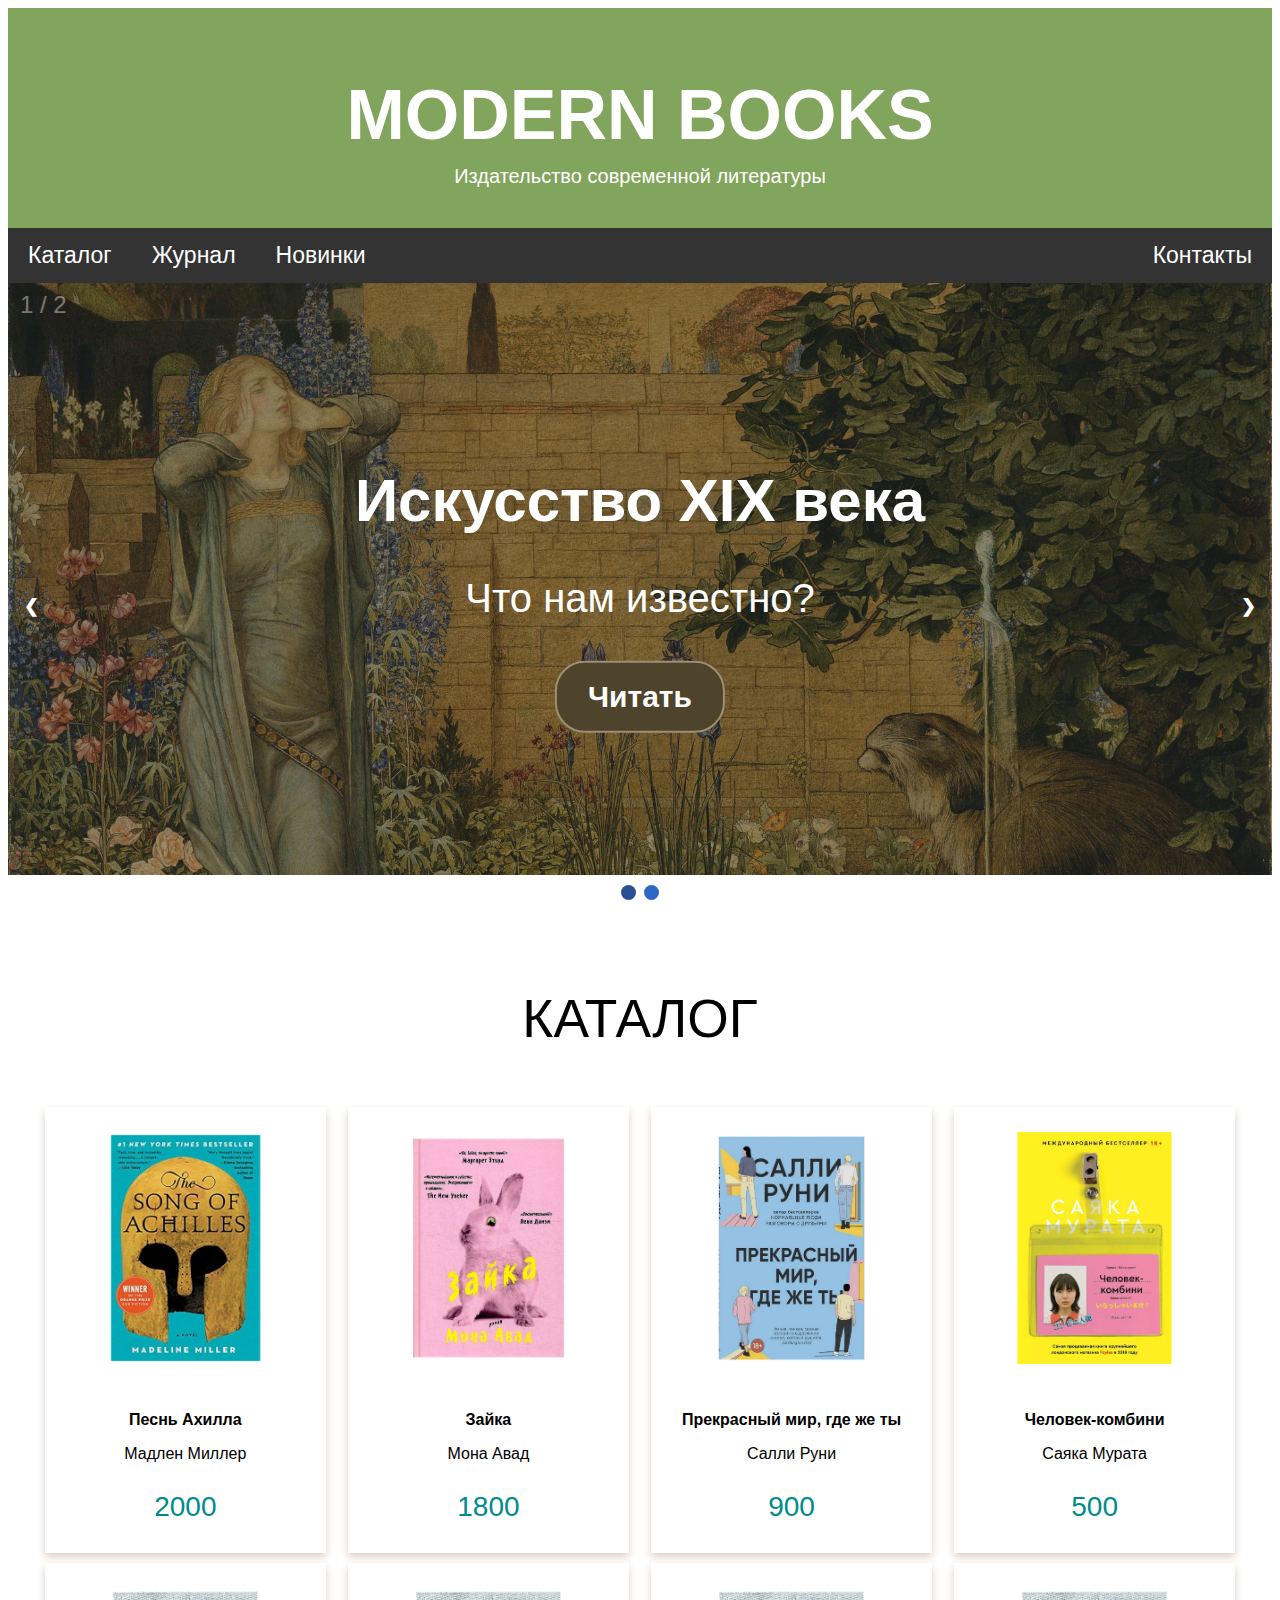
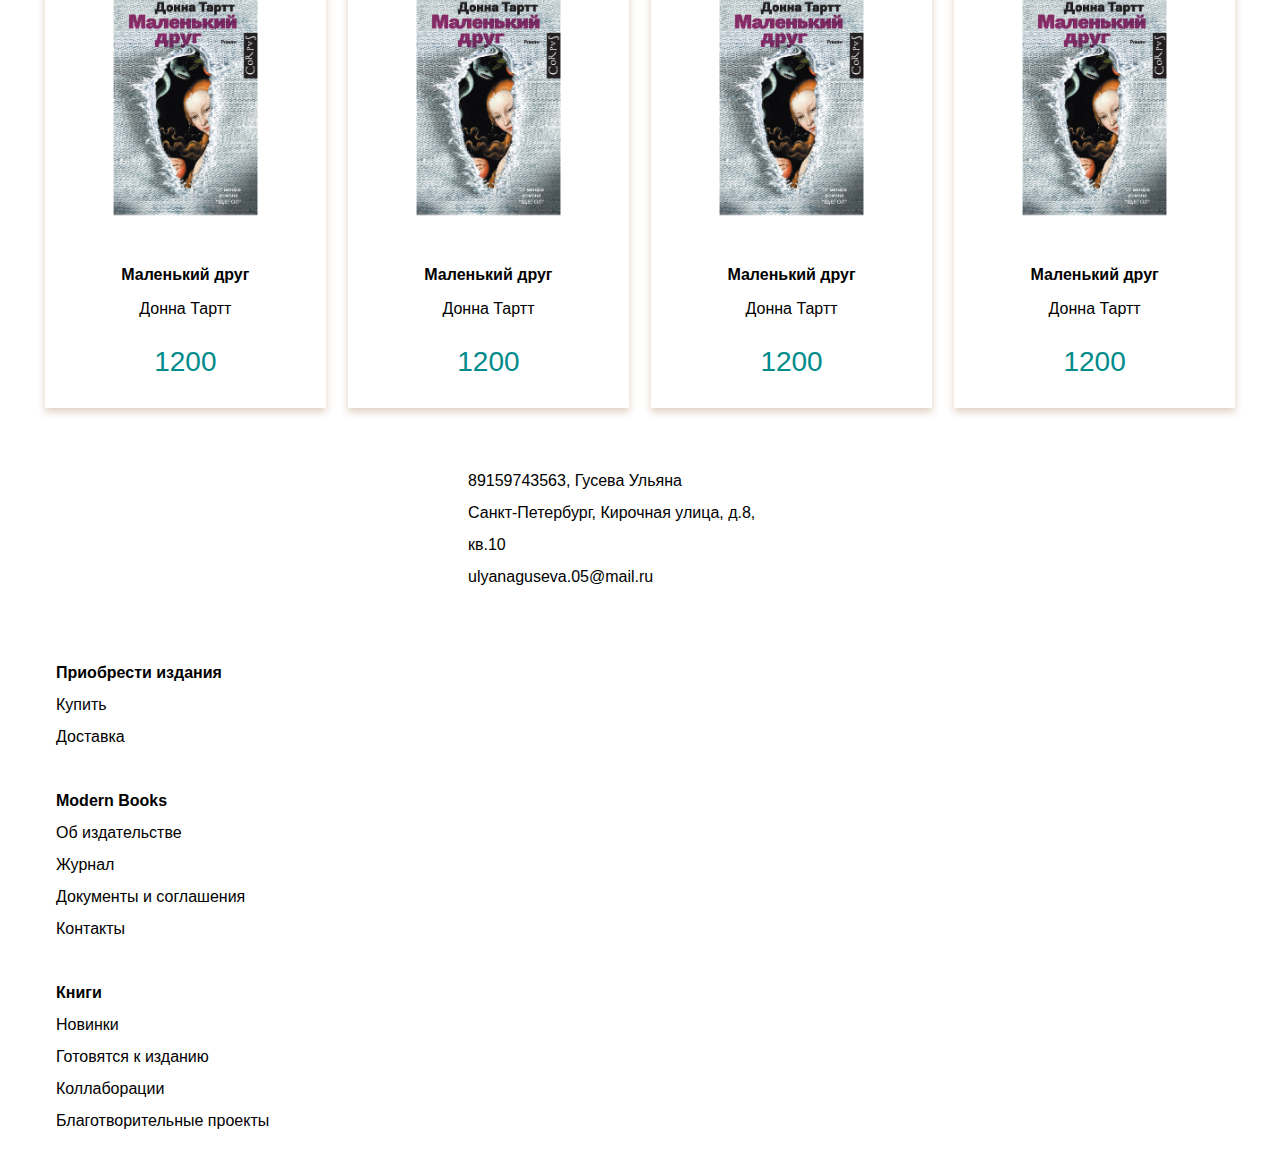
<file: index.htm>
<!DOCTYPE html>
<html lang="ru">
<head>
    <meta charset="UTF-8" />
    <meta name="viewport" content="width=device-width, initial-scale=1" />
    <title>Modern Books</title>
    <link rel="stylesheet" type="text/css" href="StyleSheet1.css">
    <link rel="stylesheet" type="text/css" href="styleFooter.css" />
</head>
<body>
    <header>
        <h1>MODERN BOOKS</h1>
        <p>Издательство современной литературы</p>
    </header>
    <nav>
        <a href="#">Каталог</a>
        <a href="#">Журнал</a>
        <a href="#">Новинки</a>
        <a href="#" class="right">Контакты</a>
    </nav>
    <div class="banner-container">
        <div class="mySlides fade">
            <div class="numberText"> 1 / 2</div>
            <img src="banner1.jpg" style="width:100%">
            <div class="text">
                <h1>Искусство XIX века</h1>
                <p>Что нам известно?</p>
                <form action="ArticleArt.htm" target="_blank">
                    <button class="myButton" style="cursor:pointer;"><h2>Читать</h2></button>
                </form>
            </div>
        </div>
        <div class="mySlides fade">
            <div class="numberText"> 2 / 2</div>
            <img src="banner2.jpg" style="width:100%">
            <div class="text">
                <h1>Авторы Средневековья</h1>
                <p>Так ли далеки от нас?</p>
                <form action="#" target="_blank">
                    <button class="myButton"><h2>Читать</h2></button>
                </form>
        </div>
        </div>
        <a class="prev" onclick="minusSlide()">&#10094;</a>
        <a class="next" onclick="plusSlide()">&#10095;</a>
    </div>
    <div style="text-align:center; padding: 10px 0">
        <span class="bullet" onclick="currentSlide(1)"></span>
        <span class="bullet" onclick="currentSlide(2)"></span>
    </div>
    <script src="java.js"></script>
    <div class="row">
        <article>
            <div class="nameCatalog">КАТАЛОГ</div>
            <div class="catalogue">
                <div class="card">
                    <a href="songOfAchilles.htm">
                        <img src="achilles.jpg" alt="dress" style="width: 100%" />
                        <div class="cardContainer">
                            <p><strong>Песнь Ахилла</strong></p>
                            <p>Мадлен Миллер</p>
                            <p class="price">2000</p>
                        </div>
                    </a>
                </div>
                <div class="card">
                    <img src="Zaika.jpg" alt="Zaika" style="width: 100%" />
                    <div class="cardContainer">
                        <p><strong>Зайка</strong></p>
                        <p>Мона Авад</p>
                        <p class="price">1800</p>
                    </div>
                </div>
                <div class="card">
                    <img src="BeautifulW.jpg" alt="Beautiful World" style="width: 100%" />
                    <div class="cardContainer">
                        <p><strong>Прекрасный мир, где же ты</strong></p>
                        <p>Салли Руни</p>
                        <p class="price">900</p>
                    </div>
                </div>
                <div class="card">
                    <img src="combiniW.jpg" alt="Combini" style="width: 100%" />
                    <div class="cardContainer">
                        <p><strong>Человек-комбини</strong></p>
                        <p>Саяка Мурата</p>
                        <p class="price">500</p>
                    </div>
                </div>
                <div class="card">
                    <img src="drug.jpg" alt="Combini" style="width: 100%" />
                    <div class="cardContainer">
                        <p><strong>Маленький друг</strong></p>
                        <p>Донна Тартт</p>
                        <p class="price">1200</p>
                    </div>
                </div>
                <div class="card">
                    <img src="drug.jpg" alt="Combini" style="width: 100%" />
                    <div class="cardContainer">
                        <p><strong>Маленький друг</strong></p>
                        <p>Донна Тартт</p>
                        <p class="price">1200</p>
                    </div>
                </div>
                <div class="card">
                    <img src="drug.jpg" alt="Combini" style="width: 100%" />
                    <div class="cardContainer">
                        <p><strong>Маленький друг</strong></p>
                        <p>Донна Тартт</p>
                        <p class="price">1200</p>
                    </div>
                </div>
                <div class="card">
                    <img src="drug.jpg" alt="Combini" style="width: 100%" />
                    <div class="cardContainer">
                        <p><strong>Маленький друг</strong></p>
                        <p>Донна Тартт</p>
                        <p class="price">1200</p>
                    </div>
                </div>
            </div>
        </article>
    </div>
    <footer>
        <div class="row">
            <div class="column" >
                <img src="logoW.png" width="30" />
            </div>
            <div class="column">
                <div>89159743563, Гусева Ульяна</div>
                <div>Санкт-Петербург, Кирочная улица, д.8, кв.10</div>
                <div>ulyanaguseva.05@mail.ru</div>
            </div>
        </div>
        <div class="column">
            <div><strong>Приобрести издания</strong></div>
            <div>Купить</div>
            <div>Доставка</div>
        </div>
        <div class="column">
            <div><strong>Modern Books</strong></div>
            <div>Об издательстве</div>
            <div>Журнал</div>
            <div>Документы и соглашения</div>
            <div>Контакты</div>
        </div>
        <div class="column">
            <div><strong>Книги</strong></div>
            <div>Новинки</div>
            <div>Готовятся к изданию</div>
            <div>Коллаборации</div>
            <div>Благотворительные проекты</div>
        </div>
    </footer>
</body>
</html>
</file>
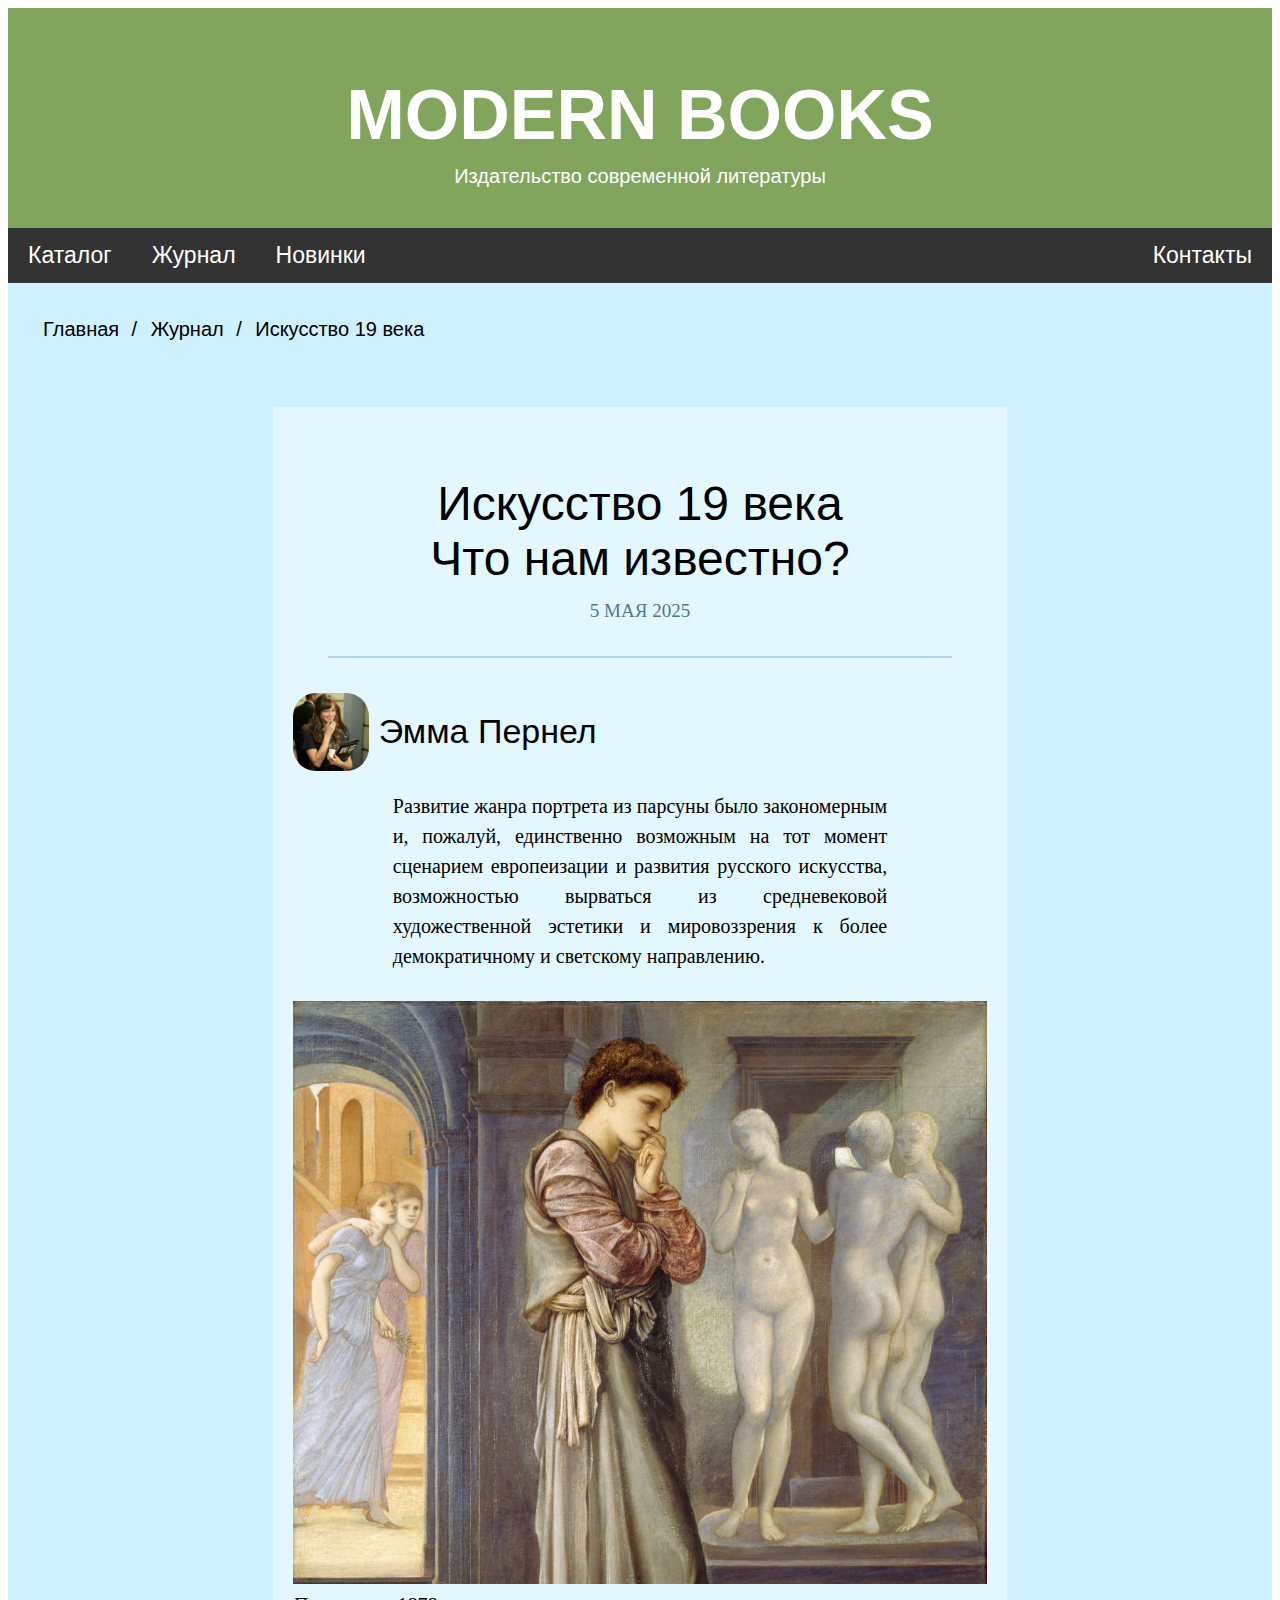
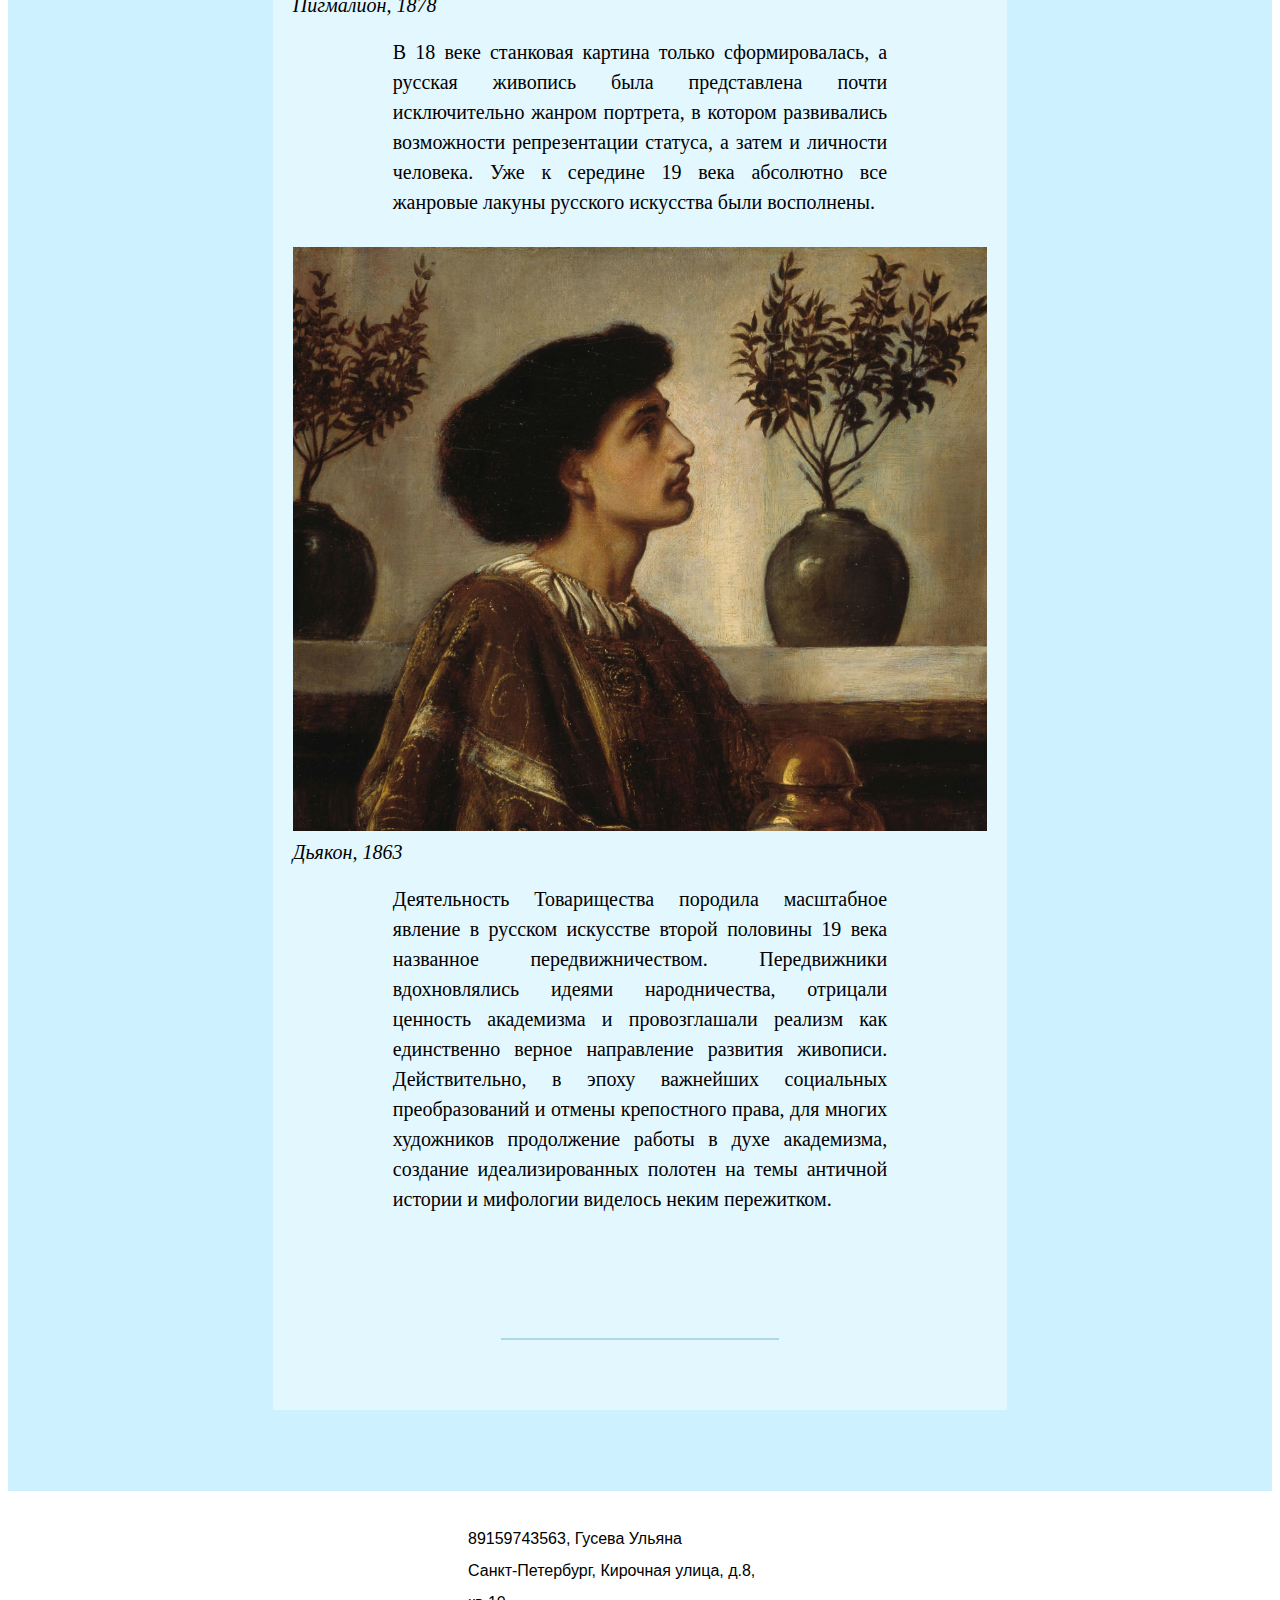
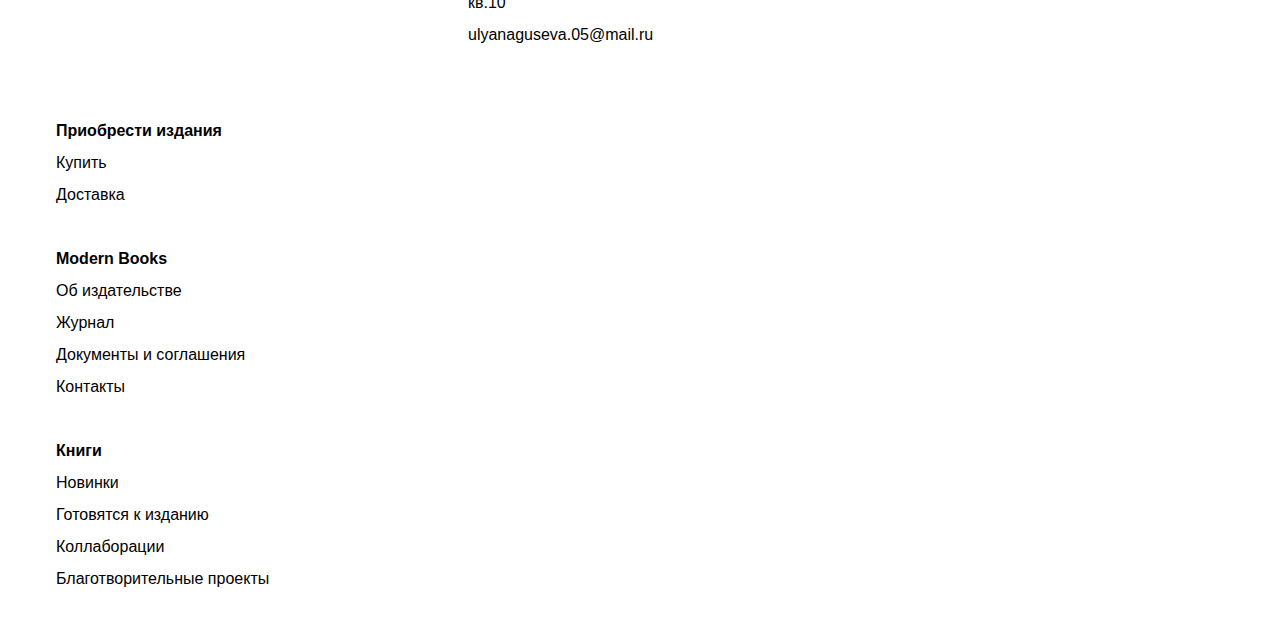
<file: ArticleArt.htm>
﻿<!DOCTYPE html>
<html lang="ru">
<head>
    <meta charset="UTF-8" />
    <meta name="viewport" content="width=device-width, initial-scale=1" />
    <title>Modern Books</title>

    <link rel="stylesheet" type="text/css" href="StyleSheet1.css" />
    <link rel="stylesheet" type="text/css" href="styleArticle.css" />
    <link rel="stylesheet" type="text/css" href="styleFooter.css" />

</head>
<body>
    <header>
        <h1>MODERN BOOKS</h1>
        <p>Издательство современной литературы</p>
    </header>

    <nav>
        <a href="#">Каталог</a>
        <a href="#">Журнал</a>
        <a href="#">Новинки</a>
        <a href="#" class="right">Контакты</a>
    </nav>

    <div class="row">

        <article>
            <ul class="menuSlash">
                <li><a href="MainPage.htm">Главная</a></li>
                <li><a href="#">Журнал</a></li>
                <li>Искусство 19 века</li>
            </ul>
            <div class="artContainer">
                <div class="artHeader">Искусство 19 века<br />Что нам известно?</div>
                <div class="artDate">5 МАЯ 2025</div>
                <div class="artLine"></div>
                <div class="row" style="align-items: center">
                    <img src="journalEmma.jpg" class="artPFP" />
                    <div class="artNameAuthor">Эмма Пернел</div>
                </div>
                <div class="artText">
                    Развитие жанра портрета из парсуны было закономерным и, пожалуй, единственно возможным
                    на тот момент сценарием европеизации и развития русского искусства, возможностью вырваться из средневековой
                    художественной эстетики и мировоззрения к более демократичному и светскому направлению.
                </div>
                <img src="Photo1.jpg" class="artPhoto" />
                <div class="artCaption">Пигмалион, 1878</div>
                <div class="artText">
                    В 18 веке станковая картина только сформировалась, а русская живопись была представлена почти
                    исключительно жанром портрета, в котором развивались возможности репрезентации статуса, а затем и личности
                    человека. Уже к середине 19 века абсолютно все жанровые лакуны русского искусства были восполнены.
                </div>
                <img src="Photo2.jpg" class="artPhoto" />
                <div class="artCaption">Дьякон, 1863</div>

                <div class="artText">
                    Деятельность Товарищества породила масштабное явление в русском искусстве
                    второй половины 19 века названное передвижничеством. Передвижники вдохновлялись
                    идеями народничества, отрицали ценность академизма и провозглашали реализм как
                    единственно верное направление развития живописи. Действительно, в эпоху важнейших
                    социальных преобразований и отмены крепостного права, для многих художников продолжение
                    работы в духе академизма, создание идеализированных полотен на темы античной истории и мифологии
                    виделось неким пережитком.
                </div>

                <div class="artLine" style=" margin: 15% 30% 50px 30%;"></div>

            </div>

        </article>
    </div>

    <footer>
        <div class="row">
            <div class="column">
                <img src="logoW.png" width="30" />

            </div>
            <div class="column">

                <div>89159743563, Гусева Ульяна</div>
                <div>Санкт-Петербург, Кирочная улица, д.8, кв.10</div>
                <div>ulyanaguseva.05@mail.ru</div>
            </div>
        </div>
        <div class="column">
            <div><strong>Приобрести издания</strong></div>
            <div>Купить</div>
            <div>Доставка</div>
        </div>
        <div class="column">
            <div><strong>Modern Books</strong></div>
            <div>Об издательстве</div>
            <div>Журнал</div>
            <div>Документы и соглашения</div>
            <div>Контакты</div>
        </div>
        <div class="column">
            <div><strong>Книги</strong></div>
            <div>Новинки</div>
            <div>Готовятся к изданию</div>
            <div>Коллаборации</div>
            <div>Благотворительные проекты</div>
        </div>
    </footer>

</body>
</html>
</file>
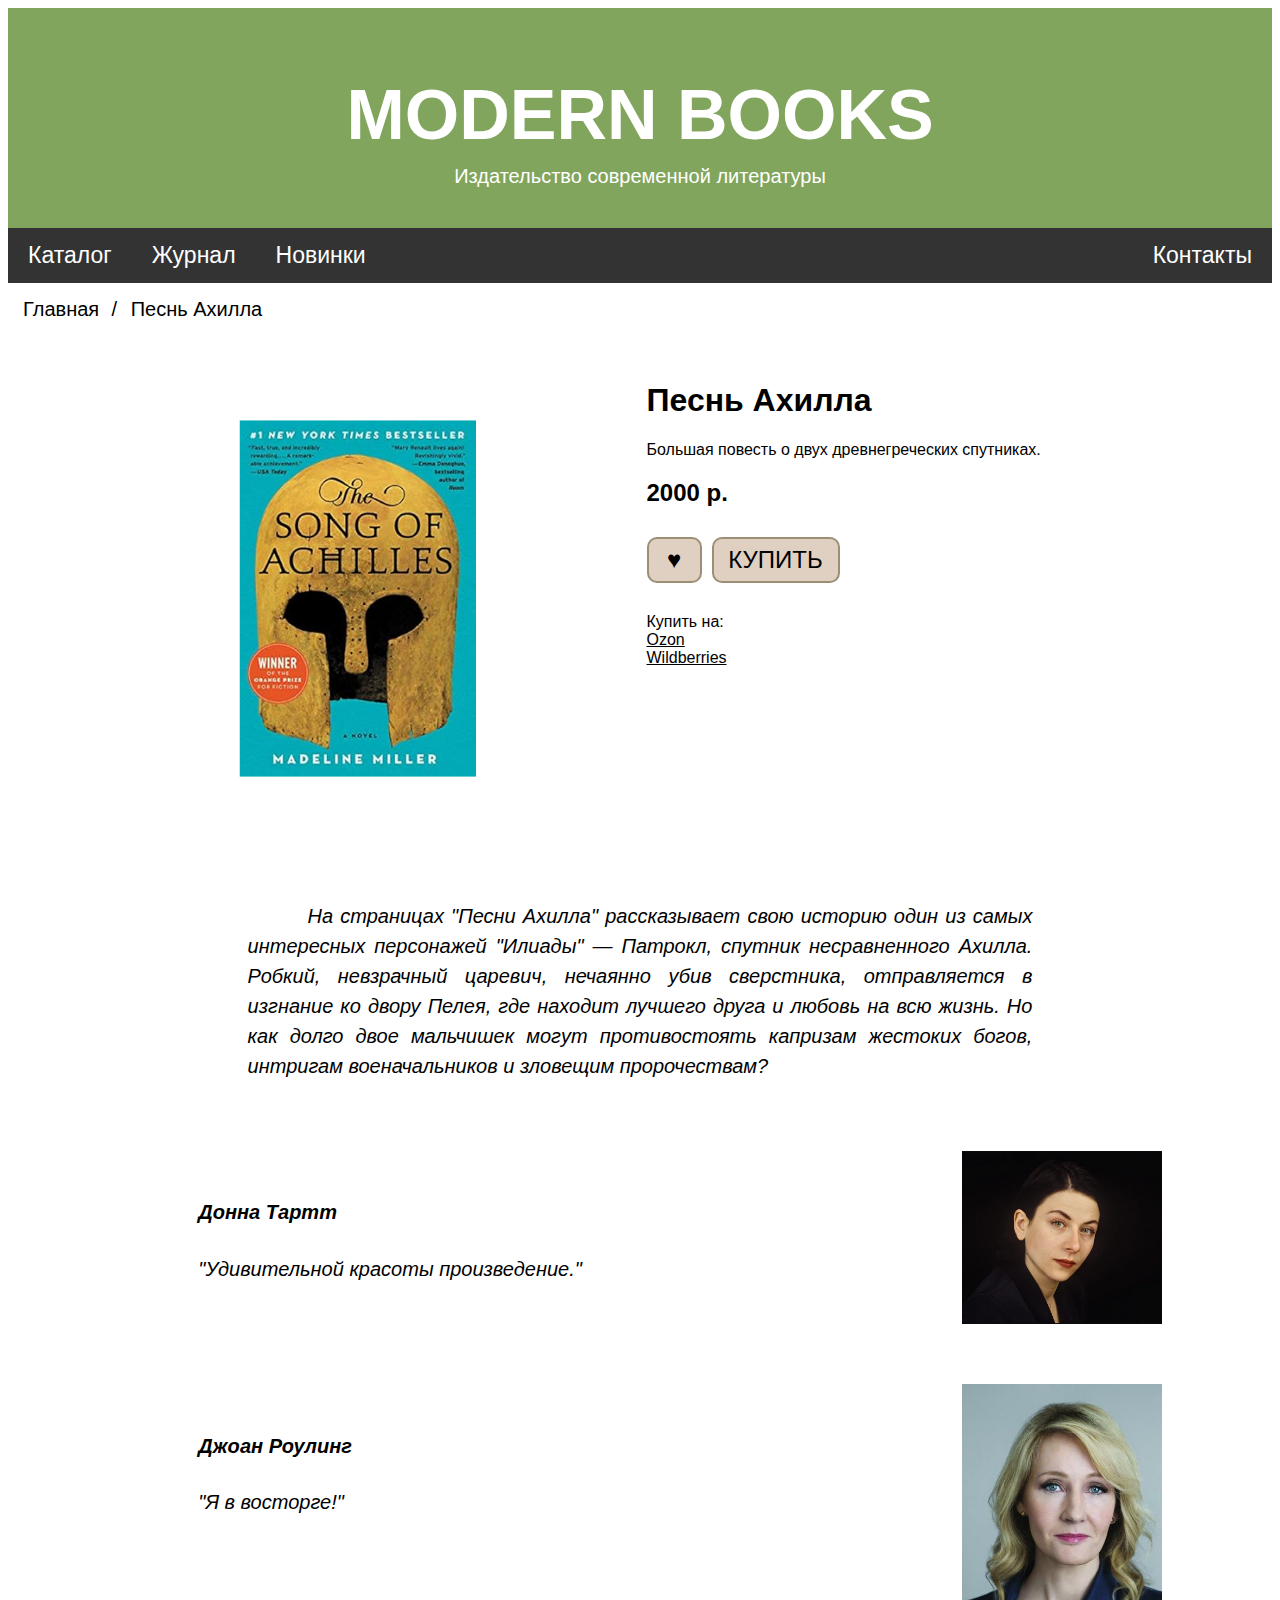
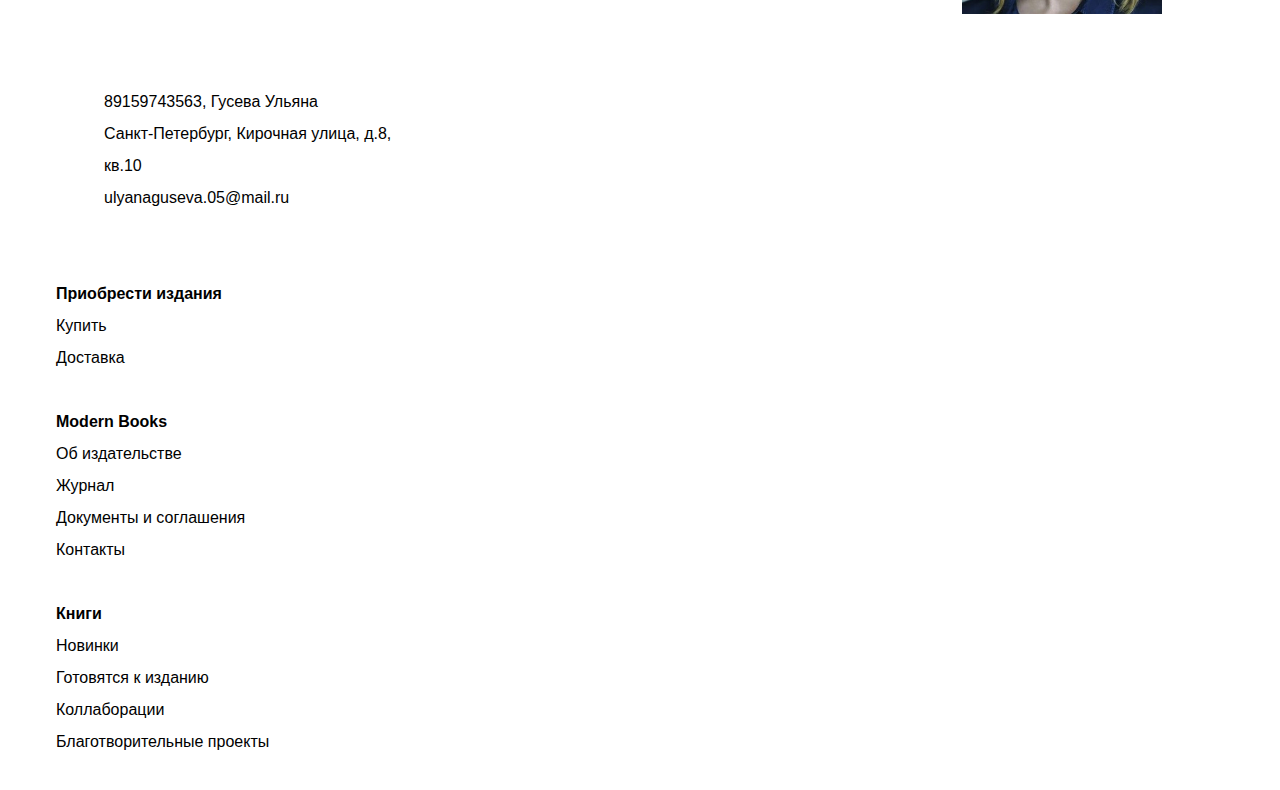
<file: songOfAchilles.htm>
﻿<!DOCTYPE html>
<html lang="ru">
<head>
    <meta charset="UTF-8" />
    <meta name="viewport" content="width=device-width, initial-scale=1" />
    <title>Modern Books</title>
    <link rel="stylesheet" type="text/css" href="StyleSheet1.css">
    <link rel="stylesheet" type="text/css" href="styleFooter.css">


</head>
<body>
    <header>
        <h1>MODERN BOOKS</h1>
        <p>Издательство современной литературы</p>
    </header>

    <nav>
        <a href="#">Каталог</a>
        <a href="#">Журнал</a>
        <a href="#">Новинки</a>
        <a href="#" class="right">Контакты</a>
    </nav>
    <div class="row">

        <div class="main">
            <ul class="menuSlash">
                <li><a href="MainPage.htm">Главная</a></li>
                <li>Песнь Ахилла</li>
            </ul>
            <div class="product-container">
                <div class="productImage">
                    <img src="achilles.jpg" />
                </div>
                <div class="productInfo">
                    <h1>Песнь Ахилла</h1>
                    <p>Большая повесть о двух древнегреческих спутниках.</p>
                    <h2>2000 р.</h2>
                    <div class="row">

                        <form action="#" target="_blank">
                            <button style="min-width: 55px;">&#9829</button>
                        </form>
                        <form action="#" target="_blank">
                            <button>КУПИТЬ</button>
                        </form>
                    </div>
                    <div>Купить на: <div><a href="#">Ozon </a></div><div><a href="#">Wildberries</a></div></div>

                </div>

            </div>
            <div class="product-container" style="width: 70%">
                <div class="productText">
                    На страницах "Песни Ахилла" рассказывает свою историю один из самых интересных персонажей "Илиады" — Патрокл, спутник несравненного Ахилла. Робкий, невзрачный царевич, нечаянно убив сверстника, отправляется в изгнание ко двору Пелея, где находит лучшего друга и любовь на всю жизнь. Но как долго двое мальчишек могут противостоять капризам жестоких богов, интригам военачальников и зловещим пророчествам?
                </div>
            </div>
            <div class="product-container" style="padding: 0px; ">
                <div class="row" style="padding: 20px 0px; width: 100%; justify-content: space-evenly;">
                    <div class="productCommentsText">
                        <h4>Донна Тартт</h4>
                        <p>"Удивительной красоты произведение."</p>
                    </div>
                    <img src="donna.jpg" width="200" />
                </div>
            </div>
            <div class="product-container" style="padding: 0px; ">
                <div class="row" style="padding: 20px 0px; width: 100%; justify-content: space-evenly;">
                    <div class="productCommentsText">
                        <h4>Джоан Роулинг</h4>
                        <p>"Я в восторге!"</p>
                    </div>
                    <img src="joan.jpg" width="200" />
                </div>
            </div>
        </div>
    </div>

    <footer>
        <div class="row" style="width:40%;">
            <div class="column" style="width: 3em; margin: 2.1em 0;">
                <img src="logoW.png" />
            </div>
            <div class="column" style="width: 60%;">

                <div>89159743563, Гусева Ульяна</div>
                <div>Санкт-Петербург, Кирочная улица, д.8, кв.10</div>
                <div>ulyanaguseva.05@mail.ru</div>
            </div>
        </div>
        <div class="column">
            <div><strong>Приобрести издания</strong></div>
            <div>Купить</div>
            <div>Доставка</div>
        </div>
        <div class="column">
            <div><strong>Modern Books</strong></div>
            <div>Об издательстве</div>
            <div>Журнал</div>
            <div>Документы и соглашения</div>
            <div>Контакты</div>
        </div>
        <div class="column">
            <div><strong>Книги</strong></div>
            <div>Новинки</div>
            <div>Готовятся к изданию</div>
            <div>Коллаборации</div>
            <div>Благотворительные проекты</div>
        </div>
    </footer>

</body>
</html>
</file>
<file: StyleSheet1.css>
* {
    box-sizing: border-box;
}

a{
    text-decoration: none;
    color: black;
}

/* ОСНОВНЫЕ ЭЛЕМЕНТЫ */
body { font-family: Helvetica, Arial, sans-serif; }

header {
    padding: 20px;
    text-align: center;
    background: #82A55D;
    color: white;
}

header h1 {
    font-size: 70px;
    margin-bottom: 10px;
}
header p{
    font-size: 20px;
    margin-top: 0;
}

/* ПАНЕЛЬ НАВИГАЦИИ */
nav {
    overflow: hidden;
    background-color: #333;
}

nav a {
    font-size: 23px;
    float: left;
    display: block;
    color: white;
    text-align: center;
    padding: 14px 20px;
    text-decoration: none;
}

nav a.right {
    float: right;
}

nav a:hover {
    background-color: #ddd;
    color: black;
}

/* ЛЕВЫЙ, ПРАВЫЙ РАЗДЕЛЫ */
.row {
    display: flex;
    flex-wrap: wrap;
}

.left {
    flex: 20%;
    background-color: plum;
    padding: 20px;
}

article {
    flex: 70%;
    background-color: #FFF;
    padding: 20px;
}



/* КАРТОЧКИ КАТАЛОГА */
.cardContainer { padding: 2px 16px; }

.nameCatalog {
    text-align: center;
    margin: 1em 0em;
    font-size: 40pt;
}

.catalogue {
    display: flex;
    flex-wrap: wrap;
    padding: 0px;
    justify-content: space-evenly;
}

.card {
    text-align: center;
    width: 23%;
    margin: 5px;
    box-shadow: 0 4px 8px 0 #DFD0C2;
}



@media (max-width: 1200px) {
    .card {
        width: 30%;
    }
}


@media (max-width: 900px) {
    .card {
        width: 45%;
    }
}

@media (max-width: 650px) {
    .card {
        width: 100%;
    }
}



.card:hover {
    box-shadow: 0 8px 16px 0 rgba(0, 0, 0, 0.2);
}

.price {
    color: darkcyan;
    font-size: 28px;
    text-decoration: none;
}


/* БАННЕР */
.mySlides {
    display: none;
    background-color: #101A20;
}
.mySlides img {
    vertical-align: middle;    
    opacity: 0.6;
}

.banner-container {
    max-width: 1920px;
    position: relative;
    margin: auto;
}

.numberText {
    color: #f2f2f2;
    font-size: 18pt;
    padding: 8px 12px;
    position: absolute;
    top: 0;
}

.text {    
    text-align: center;
    position: absolute;
    top: 50%;
    left: 50%;    
    transform: translate(-50%, -50%);
    color: white;
}

.text h1{
    font-size: 60px;
}

.text p{
    font-size: 40px;
}

.bullet {
    height: 15px;
    width: 15px;
    margin: 0 2px;
    background-color: #2F67C6;
    border-radius: 50%;
    display: inline-block;
    transition: background-color 0.6s ease;
}

.current {
    background-color: #284F90;
}

.prev, .next {
    cursor: pointer;
    position: absolute;
    top: 50%;
    width: auto;
    padding: 16px;
    color: white;
    font-weight: bold;
    font-size: 18px;
    transition: 0.6s ease;
    user-select: none;
}

.next {
    right: 0;
}

.fade {
    animation-name: fade;
    animation-duration: 3.0s;
}

@keyframes fade {
    from {opacity: .4;}
    to {
        opacity: 1;
    }

}

.myButton {
    font-size: 20px;
    border: none;
    outline: 0;
    padding: 0.6em 1.3em;
    background-color: #4E432B;
    border-radius: 30px;
    color: white;
    border: #9C8F75 solid 2px;
}

.mySlides h2{
    
    margin: 5px;

}

.mySlides button:hover {
    background-color: #9C8F75;
}

/* СТРАНИЦА ТОВАРА */
.row-container {
    display: flex;
    flex-wrap: wrap;
}

.product-container {
    display: flex;
    margin: 20px auto;
    justify-content: space-around;
    max-width: 90%;
    padding: 0px 30px;
}

.productImage {
    display: flex;
    width: 45%;
    padding: 10px;
    justify-content: center;
    margin: 10px 0px;  
}

.productImage img {
    max-width: 100%;
    margin: auto;
    text-align: center;
    padding: 10px;
}

.productInfo {
    width: 50%;
    padding: 5px 20px;
    margin: 10px 0px;
}

.productInfo a{
    text-decoration:underline;
}

.productInfo button {
    font-size: 24px;
    margin: 0px 10px 0px 0px;
    padding: 7px 10px;
    min-width: 10vw;
    border-radius: 10px;
    background-color: #DFD0C2;
    color: black;
    border: #9C8F75 solid 2px;
}

.productInfo button:hover {
    background-color: #9C8F75;
    transition: ease 0.1s;
}

.productInfo .row {
    padding: 10px 0px 30px 0px;
}

.productText {
    display: flex;
    width: 100%;
    font-size: 20px;
    font-weight: 400;
    padding: 20px;
    margin: 10px 0px;
    text-align: justify;
    text-justify: inter-word;
    text-indent: 3em;
    line-height: 1.5em;
    font-style: italic;    
}

/* МЕНЮ СВЕРХУ СЛЕШИ*/

ul.menuSlash {
    padding: 5px;
    list-style: none;
    margin: 10px;
}

ul.menuSlash li {
    display: inline;
    font-size: 20px;
}

ul.menuSlash li+li:before {
    padding: 8px;
    color: black;
    content: "/\00a0";
}

ul.menuSlash  a:hover {
    text-decoration: underline;
    color: #624810;
}

/* ОТЗЫВЫ ПИСАТЕЛЕЙ */
.productCommentsText {
    font-size: 20px;
    font-weight: 400;
    padding: 20px;
    width: 70%;
    text-align: justify;
    text-justify: inter-word;
    text-indent: 3em;
    line-height: 1.5em;
    font-style: italic;    
}
</file>
<file: styleFooter.css>
/*.row {
    display: flex;
    flex-wrap: wrap;
}
*/


.footer-container {
    display: flex;
    flex-wrap: wrap;
    justify-content: space-around;
    padding: 17% 5%;

    font-size: 1.1em;
    background-color: lightsteelblue;
}


.column {
    width: 25%;
    display: flex;
    flex-direction: column;
    padding: 0%;
    margin: 2em 3em;
    line-height: 2em;
}


@media (max-width: 600px) {
    .footer-container {
        font-size: 1em;
        padding: 20px 10px;
    }
    
    .column {
        padding: 10px;
        margin: 10px 15px;
        line-height: 1.7em;
    }
}
</file>
<file: styleArticle.css>
h1 {
    text-align: center;
}

.row {
    display: flex;
    flex-wrap: wrap;
}

article {
    background-color: #CEF1FF;
}

.artContainer {
    display: flex;
    flex-direction: column;
    width: 60%;
    background-color: #E3F7FF;
    margin: 5% auto;
    padding: 20px;
}

.artHeader {
    font-size: 3em;
    margin: 7% 5% 2% 5%;
    text-align: center;
}

.artPFP {
    border-radius: 30%;
    width: 76px;
}

.artNameAuthor {
    font-weight: lighter;
    margin-left: 10px;
    font-size: 34px;    
}

.artPhoto {
    width: 100%;
    object-fit: cover;
    margin: 10px 0px;
}

.artCaption {
    text-align: left;
    font-family: 'Times New Roman';
    font-size: 20px;
    font-style: italic;

}

.artText {
    font-family: 'Lora';
    font-size: 20px;
    font-weight: normal;
    text-align: justify;
    text-justify: inter-word;
    line-height: 1.5em;
    padding: 20px 100px;
}

.artLine {
    border-bottom: solid lightblue 2px;
    margin: 5%;
}

.artDate {
    color: #52768C;
    font-family: 'Poppins';
    text-align: center;
    font-size: 19px;
}





@media (max-width: 1200px) {
    .artContainer {
        width: 80%;
        margin: 0px auto;
        padding: 5px;
    }

    article {
        padding: 7px;
    }
}


@media (max-width: 950px) {
    .artContainer {
        width: 90%;
        margin: 0px auto;
        padding: 5px;
    }

    article {
        padding: 7px;
    }
}


@media (max-width: 650px) {
    .artText {
        padding: 20px 50px;
    }

    .artContainer {
        width: 100%;
        margin: 0px;
        padding: 5px;
    }

    article {
        padding: 7px;
    }
}
</file>
